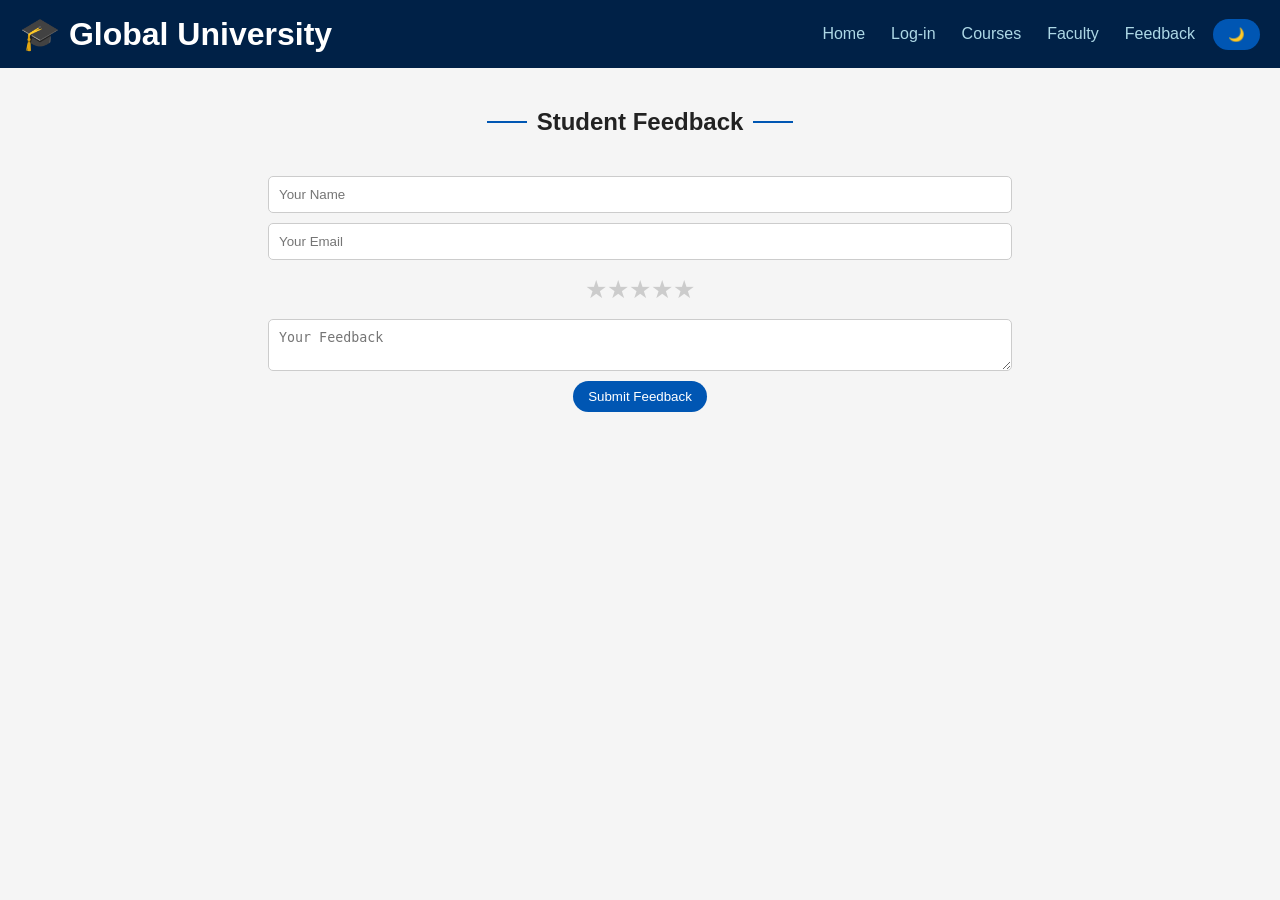
<file: contact.html>
<!DOCTYPE html>
<html lang="en">
<head>
<meta charset="UTF-8">
<meta name="viewport" content="width=device-width, initial-scale=1.0">
<title>Feedback - Global University</title>
<link rel="stylesheet" href="style.css">

<style>
/* ⭐ Star Rating */
.stars {
    display: flex;
    justify-content: center;
    margin: 15px 0;
    font-size: 25px;
    cursor: pointer;
}

.stars span {
    color: #ccc;
    transition: 0.3s;
}

.stars span.active {
    color: gold;
}
</style>

</head>

<body>

<header>
    <h1>🎓 Global University</h1>

    <div class="menu-toggle" onclick="toggleMenu()">☰</div>

    <nav id="navMenu">
        <a href="index.html">Home</a>
        <a href="login.html">Log-in</a>
        <a href="courses.html">Courses</a>
        <a href="faculty.html">Faculty</a>
        <a href="contact.html">Feedback</a>
        <button onclick="toggleTheme()">🌙</button>

    </nav>

</header>

<section class="contact">
    <h2>Student Feedback</h2>

    <form onsubmit="return submitFeedback()">
        <input type="text" id="name" placeholder="Your Name">
        <input type="email" id="email" placeholder="Your Email">

        <!-- ⭐ Rating -->
        <div class="stars" id="starRating">
            <span onclick="rate(1)">★</span>
            <span onclick="rate(2)">★</span>
            <span onclick="rate(3)">★</span>
            <span onclick="rate(4)">★</span>
            <span onclick="rate(5)">★</span>
        </div>

        <textarea id="message" placeholder="Your Feedback"></textarea>

        <button type="submit">Submit Feedback</button>
    </form>
</section>

<script src="script.js"></script>

<script>
// ⭐ Store rating
let rating = 0;

// ⭐ Set Rating
function rate(value) {
    rating = value;

    let stars = document.querySelectorAll("#starRating span");

    stars.forEach((star, index) => {
        if (index < value) {
            star.classList.add("active");
        } else {
            star.classList.remove("active");
        }
    });
}

// ✅ Submit Feedback
function submitFeedback() {
    let name = document.getElementById("name").value;
    let email = document.getElementById("email").value;

    if (name === "" || email === "" || rating === 0) {
        alert("❌ Please fill all fields and give rating");
        return false;
    }

    alert("✅ Feedback Submitted! Rating: " + rating + " ⭐");
    return true;
}
</script>

</body>
</html>
</file>
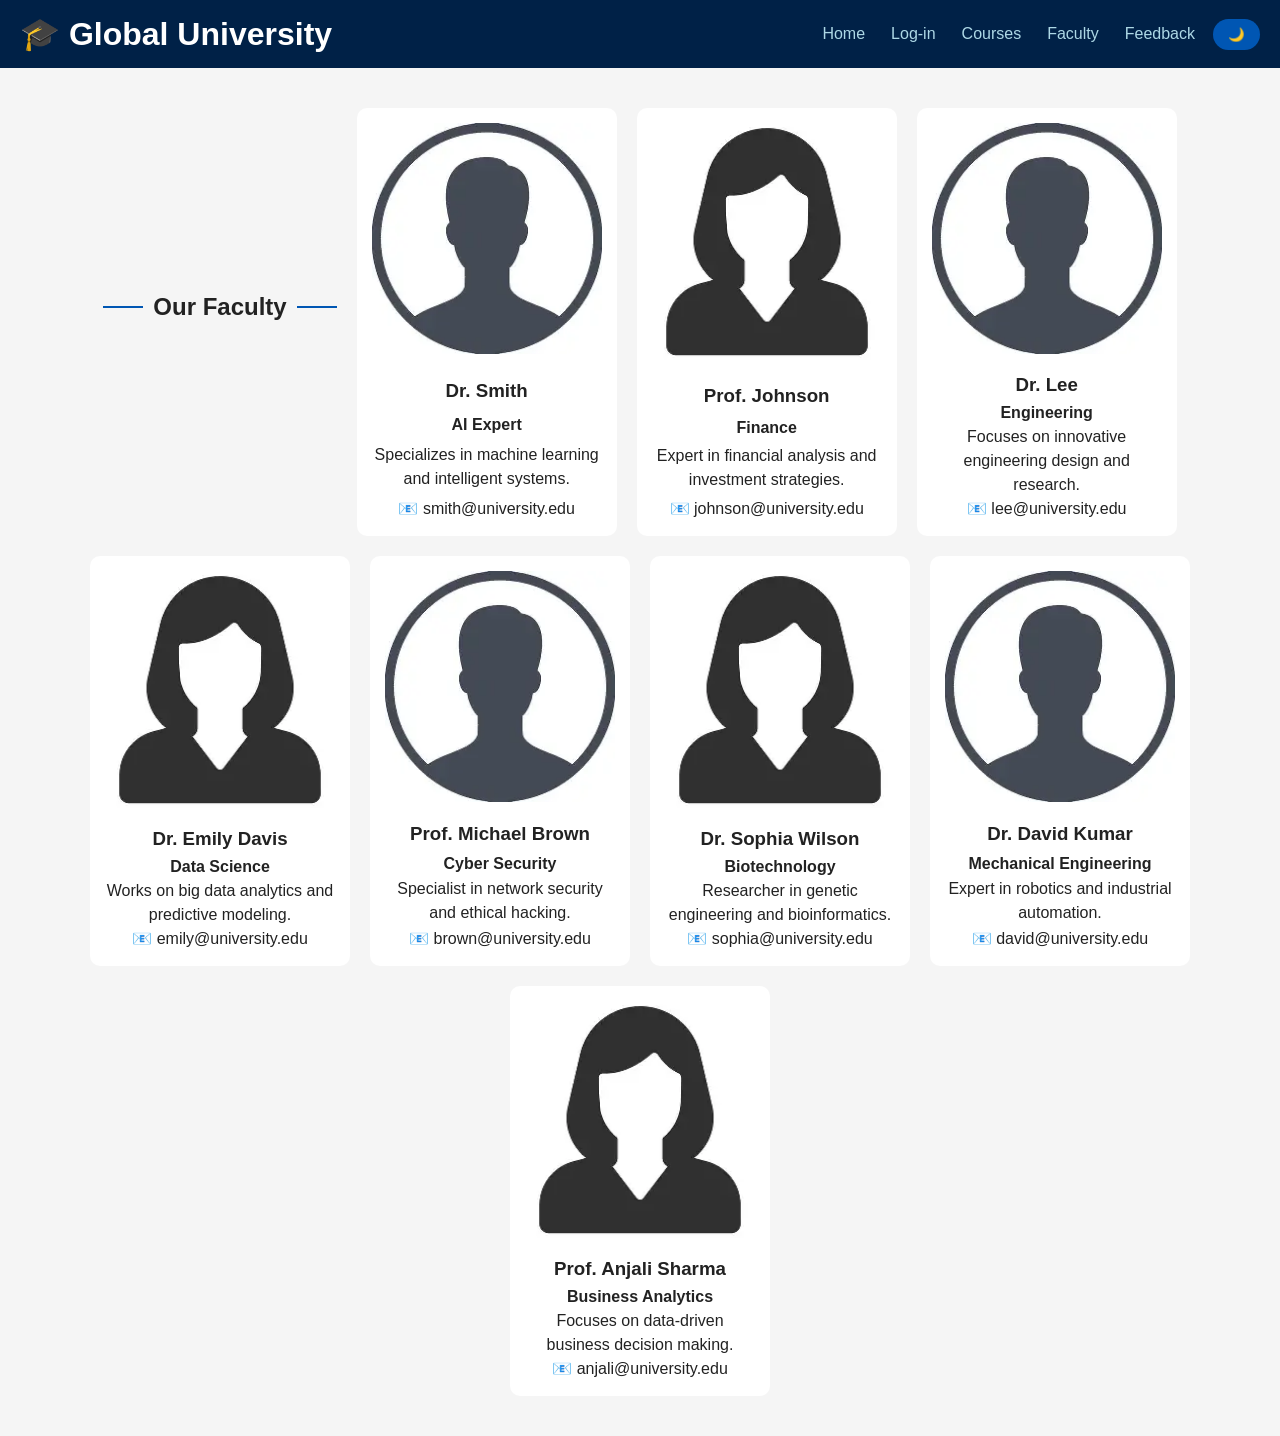
<file: faculty.html>
<!DOCTYPE html>
<html lang="en">
<head>
<meta charset="UTF-8">
<meta name="viewport" content="width=device-width, initial-scale=1.0">
<title>Faculty</title>
<link rel="stylesheet" href="style.css">
</head>

<body>

<header>
    <h1>🎓 Global University</h1>
    <div class="menu-toggle" onclick="toggleMenu()">☰</div>
<nav id="navMenu">
        <a href="index.html">Home</a>
        <a href="login.html">Log-in</a>
        <a href="courses.html">Courses</a>
        <a href="faculty.html">Faculty</a>
        <a href="contact.html">Feedback</a>
        <button onclick="toggleTheme()">🌙</button>

    </nav>

</header>

<section class="faculty">
    <h2>Our Faculty</h2>

<div class="pcard">
    <img src="profile-male.webp" alt="Dr Smith">
    <h3>Dr. Smith</h3>
    <p><b>AI Expert</b></p>
    <p>Specializes in machine learning and intelligent systems.</p>
    <p>📧 smith@university.edu</p>
</div>

<div class="pcard">
    <img src="profile-female.webp" alt="Prof Johnson">
    <h3>Prof. Johnson</h3>
    <p><b>Finance</b></p>
    <p>Expert in financial analysis and investment strategies.</p>
    <p>📧 johnson@university.edu</p>
</div>

<div class="pcard">
    <img src="profile-male.webp" alt="Dr Lee">
    <h3>Dr. Lee</h3>
    <p><b>Engineering</b></p>
    <p>Focuses on innovative engineering design and research.</p>
    <p>📧 lee@university.edu</p>
</div>

<div class="pcard">
    <img src="profile-female.webp" alt="Dr Emily Davis">
    <h3>Dr. Emily Davis</h3>
    <p><b>Data Science</b></p>
    <p>Works on big data analytics and predictive modeling.</p>
    <p>📧 emily@university.edu</p>
</div>

<div class="pcard">
    <img src="profile-male.webp" alt="Prof Michael Brown">
    <h3>Prof. Michael Brown</h3>
    <p><b>Cyber Security</b></p>
    <p>Specialist in network security and ethical hacking.</p>
    <p>📧 brown@university.edu</p>
</div>

<div class="pcard">
    <img src="profile-female.webp" alt="Dr Sophia Wilson">
    <h3>Dr. Sophia Wilson</h3>
    <p><b>Biotechnology</b></p>
    <p>Researcher in genetic engineering and bioinformatics.</p>
    <p>📧 sophia@university.edu</p>
</div>

<div class="pcard">
    <img src="profile-male.webp" alt="Dr David Kumar">
    <h3>Dr. David Kumar</h3>
    <p><b>Mechanical Engineering</b></p>
    <p>Expert in robotics and industrial automation.</p>
    <p>📧 david@university.edu</p>
</div>

<div class="pcard">
    <img src="profile-female.webp" alt="Prof Anjali Sharma">
    <h3>Prof. Anjali Sharma</h3>
    <p><b>Business Analytics</b></p>
    <p>Focuses on data-driven business decision making.</p>
    <p>📧 anjali@university.edu</p>
</div>

</section>

<script src="script.js"></script>
</body>
</html>
</file>
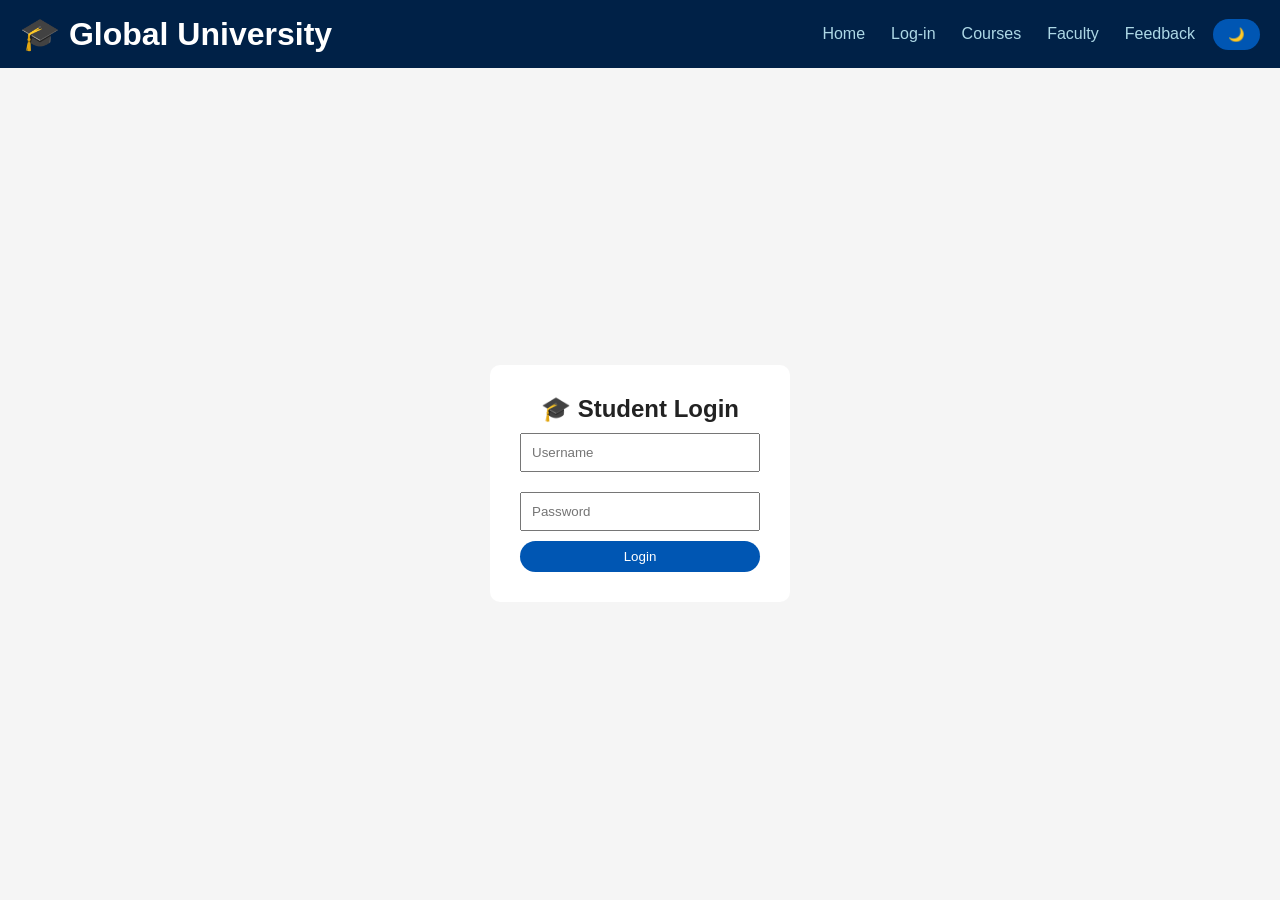
<file: login.html>
<!DOCTYPE html>
<html lang="en">
<head>
<meta charset="UTF-8">
<meta name="viewport" content="width=device-width, initial-scale=1.0">
<title>Student Login</title>

<!-- LINK CSS -->
<link rel="stylesheet" href="style.css">

</head>

<body>

<header>
    <h1>🎓 Global University</h1>
<div class="menu-toggle" onclick="toggleMenu()">☰</div>

<nav id="navMenu">
        <a href="index.html">Home</a>
        <a href="login.html">Log-in</a>
        <a href="courses.html">Courses</a>
        <a href="faculty.html">Faculty</a>
        <a href="contact.html">Feedback</a>
        <button onclick="toggleTheme()">🌙</button>
    </nav>
</header>

<div class="container">
    <div class="login-box">
        <h2>🎓 Student Login</h2>

        <form onsubmit="return loginUser()">
            <input type="text" id="username" placeholder="Username">
            <input type="password" id="password" placeholder="Password">
            <button type="submit">Login</button>
            <p id="error"></p>
        </form>
    </div>
</div>

<script>
// ✅ Login
function loginUser() {
    let user = document.getElementById("username").value;
    let pass = document.getElementById("password").value;

    if (user === "arun" && pass === "1234") {
        localStorage.setItem("student", "Arun");
        localStorage.setItem("courses", JSON.stringify([
            "Computer Science",
            "AI & Machine Learning",
            "Web Development"
        ]));
        window.location.href = "dashboard.html";
        return false;
    }

    if (user === "john" && pass === "1234") {
        localStorage.setItem("student", "John");
        localStorage.setItem("courses", JSON.stringify([
            "Business Administration",
            "Finance",
            "Marketing"
        ]));
        window.location.href = "dashboard.html";
        return false;
    }

    document.getElementById("error").innerText = "❌ Invalid Login";
    return false;
}

// ✅ Dark Mode
function toggleTheme() {
    document.body.classList.toggle("dark");
}
</script>

<script src="script.js"></script>
</body>
</html>
</file>
<file: style.css>
/* ================= RESET ================= */
* {
    margin: 0;
    padding: 0;
    box-sizing: border-box;
}

/* ================= BODY ================= */
body {
    font-family: Arial, sans-serif;
    background: #f5f5f5;
    color: #222;
    transition: background 0.3s, color 0.3s;
}

/* ================= DARK MODE ================= */
.dark {
    background: #121212;
    color: white;
}

.dark header,
.dark footer {
    background: #000;
}

.dark .card {
    background: #1e1e1e;
    color: white;
}

.dark .pcard {
    background: #1e1e1e;
    color: white;
}

/* ================= HEADER ================= */
header {
    display: flex;
    justify-content: space-between;
    align-items: center;
    padding: 15px 20px;
    background: #002147;
    color: white;
    position: sticky;
    top: 0;
    z-index: 1000;
}

/* ================= HAMBURGER ================= */
.menu-toggle {
    display: none;
    font-size: 26px;
    cursor: pointer;
}

/* ================= NAV ================= */
nav {
    display: flex;
    align-items: center;
    gap: 10px;
    transition: all 0.3s ease;
}

nav a {
    color: lightblue;
    text-decoration: none;
    padding: 5px 8px;
    transition: 0.3s;
}

nav a:hover {
    color: white;
}

/* ================= BUTTON ================= */
button {
    padding: 8px 15px;
    background: #0056b3;
    color: white;
    border: none;
    border-radius: 20px;
    cursor: pointer;
    transition: 0.3s;
}

button:hover {
    background: #003f80;
}

/* ================= HERO ================= */
.hero {
    text-align: center;
    padding: 120px 20px;
    color: white;
    background: linear-gradient(rgba(0,0,50,0.6), rgba(0,0,50,0.6)),
    url('https://images.unsplash.com/photo-1523050854058-8df90110c9f1') no-repeat center/cover;
}

.hero p {
    margin: 15px 0;
}

/* ================= SECTIONS ================= */
.courses, .faculty, .events {
    display: flex;
    flex-wrap: wrap;
    justify-content: center;
    gap: 20px;
    padding: 40px 20px;
    text-align: center;
}

.contact {
    padding: 40px 20px;
    text-align: center;
}

/* ================= CARDS ================= */
.card, .pcard {
    width: 260px;
    min-height: 320px;
    padding: 15px;
    border-radius: 10px;
    background: white;
    transition: all 0.5s ease;
    opacity: 0;
    transform: translateY(50px);
    display: flex;
    flex-direction: column;
    justify-content: space-between;
}

.card {
    background: rgb(201, 222, 252);
}

/* ================= IMAGES ================= */
.card img, .pcard img {
    width: 100%;
    border-radius: 10px;
    margin-bottom: 10px;
    object-fit: cover;
}

/* ================= TEXT ================= */
.card h3, .pcard h3 {
    margin: 10px 0 5px;
}

.card p, .pcard p {
    line-height: 1.5;
}

/* ================= HOVER ================= */
.card:hover, .pcard:hover {
    transform: scale(1.05);
    box-shadow: 0 10px 25px rgba(0,0,0,0.2);
}

/* ================= FORM ================= */
.contact input,
.contact textarea {
    display: block;
    margin: 10px auto;
    padding: 10px;
    width: 60%;
    border: 1px solid #ccc;
    border-radius: 5px;
}

/* ================= LOGIN ================= */
.container {
    height: calc(100vh - 70px);
    display: flex;
    justify-content: center;
    align-items: center;
}

.login-box {
    background: white;
    padding: 30px;
    width: 300px;
    border-radius: 10px;
    text-align: center;
}

.login-box input {
    width: 100%;
    padding: 10px;
    margin: 10px 0;
}

.login-box button {
    width: 100%;
}

/* ================= FOOTER ================= */
footer {
    text-align: center;
    padding: 20px;
    background: #002147;
    color: white;
}

/* ================= SCROLL BUTTON ================= */
#topBtn {
    position: fixed;
    bottom: 20px;
    right: 20px;
    display: none;
    border-radius: 50%;
}

/* ================= HEADINGS STYLE ================= */
.faculty h2,
.courses h2,
.events h2,
.contact h2 {
    display: inline-flex;
    align-items: center;
    gap: 10px;
    margin-bottom: 30px;
}

.faculty h2::before,
.faculty h2::after,
.courses h2::before,
.courses h2::after,
.events h2::before,
.events h2::after,
.contact h2::before,
.contact h2::after {
    content: "";
    width: 40px;
    height: 2px;
    background: #0056b3;
}

/* ================= MOBILE ================= */
@media(max-width: 768px) {

    .menu-toggle {
        display: block;
    }

    nav {
        display: none;
        flex-direction: column;
        position: absolute;
        top: 60px;
        right: 0;
        background: #002147;
        width: 200px;
        padding: 10px;
    }

    nav.show {
        display: flex;
    }

    nav a {
        display: block;
        margin: 10px 0;
    }

    .card, .pcard {
        width: 90%;
    }

    .contact input,
    .contact textarea {
        width: 90%;
    }
}

/* ================= DESKTOP ================= */
@media(min-width: 769px) {
    nav {
        display: flex !important;
    }

    .menu-toggle {
        display: none;
    }
}
</file>
